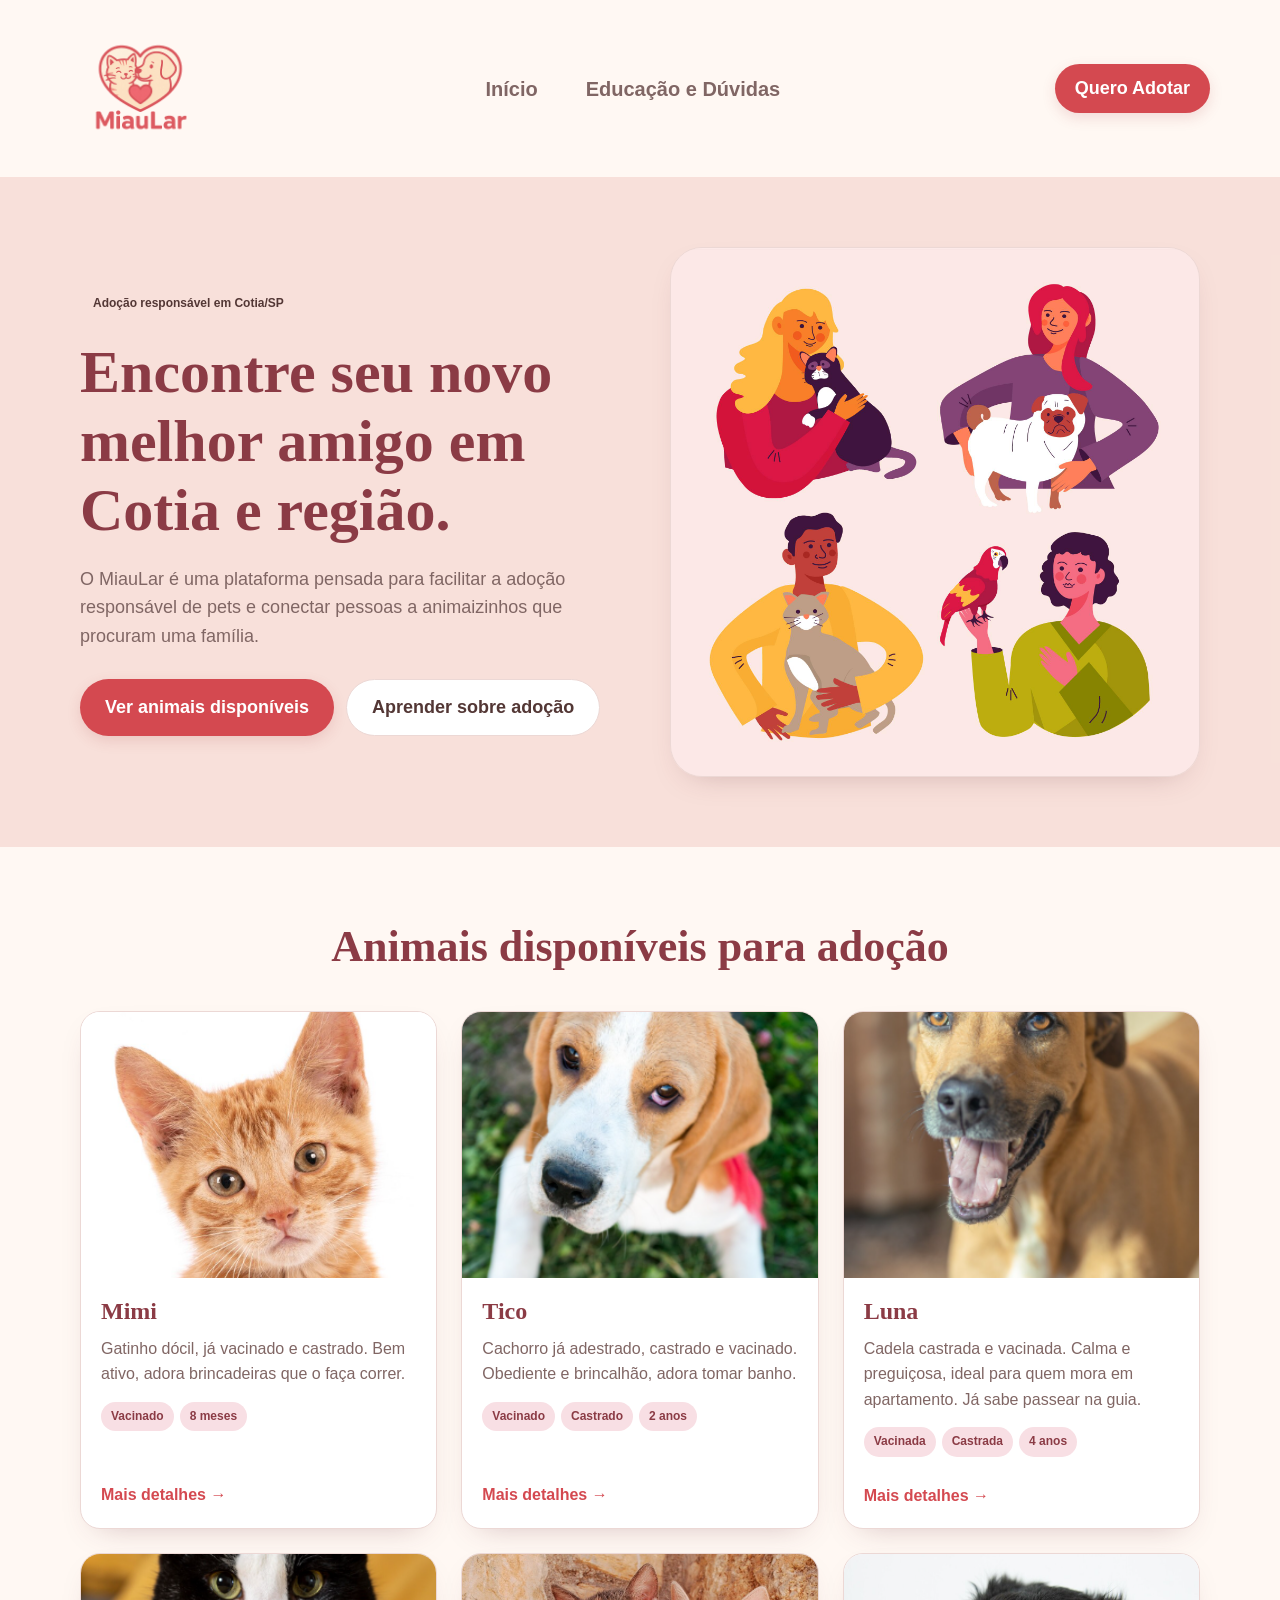
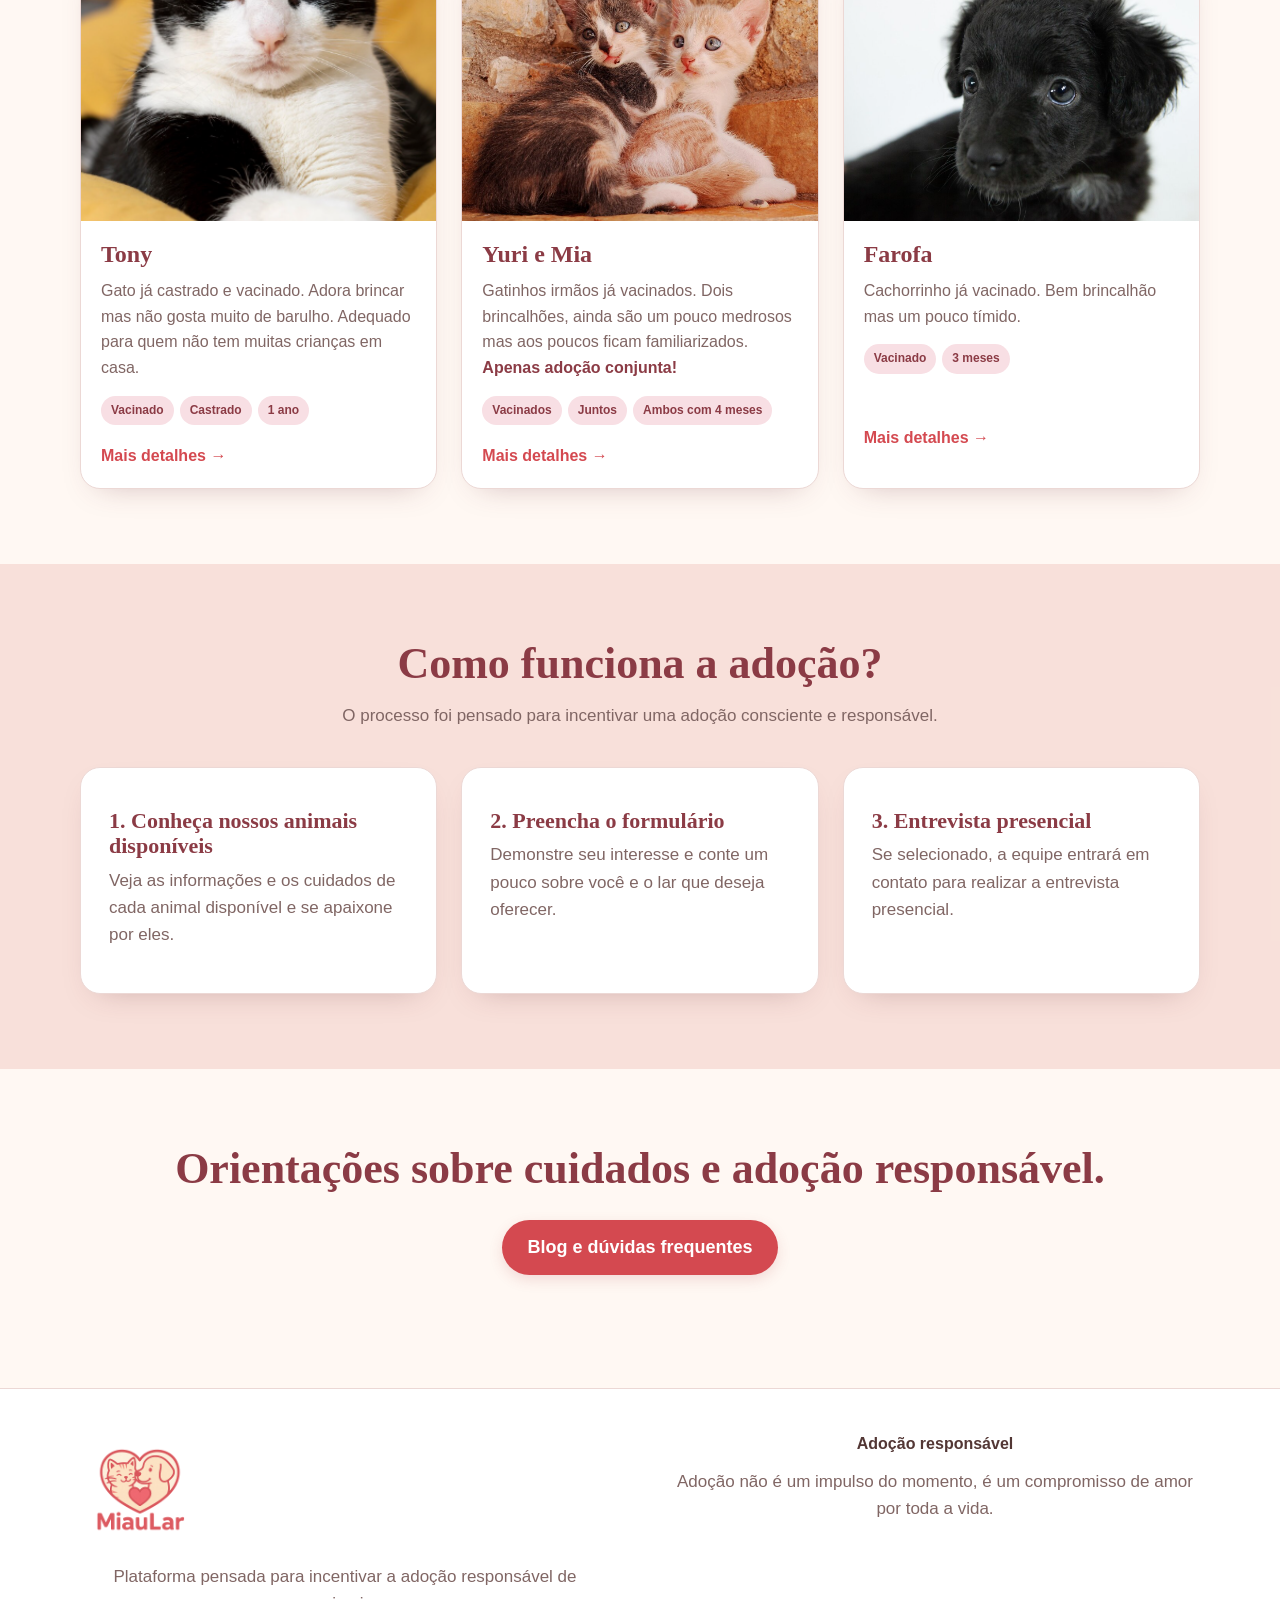
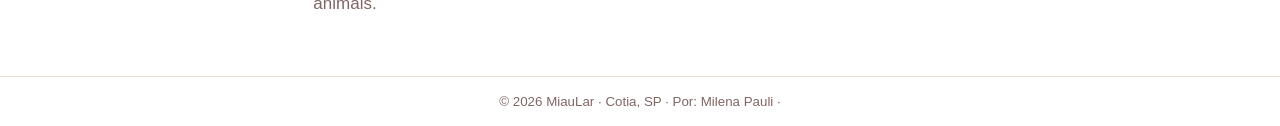
<file: index.html>
<!DOCTYPE html>
<html lang="pt-BR">

<head>
  <meta charset="UTF-8">
  <meta name="viewport" content="width=device-width, initial-scale=1.0">

  <title>MiauLar - Adoção de Animais</title>

  <style>
    @import url('https://fonts.googleapis.com/css2?family=Viaoda+Libre&display=swap');
  </style>

  <link rel="stylesheet" href="style.css">
  <link rel="shortcut icon" href="img/favicon.ico" type="image/x-icon">
</head>

<body>

  <header class="header">

    <div class="header-conteudo">
      <a href="index.html" class="marca">
        <img src="img/logo.png" alt="Logo MiauLar" class="header_logo">
      </a>

      <nav class="header_nav">
        <ul>
          <li><a href="index.html">Início</a></li>
          <li><a href="paginas/blog.html">Educação e Dúvidas</a></li>
        </ul>
      </nav>

      <a href="paginas/formulario.html" class="btn btn-header">
        Quero Adotar
      </a>
    </div>
  </header>


  <main>

    <section class="destaque">
      <div class="destaque-conteudo">

        <div class="destaque-texto">

          <span class="selo">
            Adoção responsável em Cotia/SP
          </span>

          <h1>
            Encontre seu novo melhor amigo em Cotia e região.
          </h1>

          <p>
            O MiauLar é uma plataforma pensada para facilitar
            a adoção responsável de pets e conectar pessoas
            a animaizinhos que procuram uma família.
          </p>

          <div class="destaque-acoes">

            <a href="#animais" class="btn">
              Ver animais disponíveis
            </a>

            <a href="paginas/blog.html" class="btn btn-secundario">
              Aprender sobre adoção
            </a>
          </div>
        </div>


        <div class="destaque-imagem">

          <img src="img/img_inicial.jpg" alt="Animal disponível para adoção">

        </div>

      </div>

    </section>


    <!-- ANIMAIS -->
    <section class="animais secao" id="animais">
      <div class="titulo-secao">

        <h2>Animais disponíveis para adoção</h2>

      </div>

      <div class="pets">


        <!-- MIMI -->
        <article class="pet-card">
          <img src="img/pet1.png" alt="Mimi, gato disponível para adoção">

          <div class="pet-card-conteudo">

            <div class="pet-titulo">
              <h3>Mimi</h3>
            </div>

            <p>
              Gatinho dócil, já vacinado e castrado. Bem ativo, adora brincadeiras que o faça correr.
            </p>

            <div class="cuidados">
              <span>Vacinado</span>
              <span>8 meses</span>
            </div>

            <a href="paginas/pet1.html" class="link-card">
              Mais detalhes →
            </a>

          </div>

        </article>


        <!-- TICO -->
        <article class="pet-card">
          <img src="img/pet2.png" alt="Tico, cachorro disponível para adoção">

          <div class="pet-card-conteudo">

            <div class="pet-titulo">
              <h3>Tico</h3>
            </div>

            <p>
              Cachorro já adestrado, castrado e vacinado. Obediente e brincalhão, adora tomar banho.
            </p>

            <div class="cuidados">
              <span>Vacinado</span>
              <span>Castrado</span>
              <span>2 anos</span>
            </div>

            <a href="paginas/pet2.html" class="link-card">
              Mais detalhes →
            </a>

          </div>

        </article>


        <!-- LUNA -->
        <article class="pet-card">

          <img src="img/pet3.png" alt="Luna, cadela disponível para adoção">

          <div class="pet-card-conteudo">

            <div class="pet-titulo">
              <h3>Luna</h3>
            </div>

            <p>
              Cadela castrada e vacinada. Calma e preguiçosa, ideal para quem mora em apartamento. Já sabe passear na guia.
            </p>

            <div class="cuidados">
              <span> Vacinada</span>
              <span> Castrada</span>
              <span> 4 anos</span>
            </div>

            <a href="paginas/pet3.html" class="link-card">
              Mais detalhes →
            </a>
          </div>

        </article>


        <!-- TONY -->
        <article class="pet-card">

          <img src="img/pet4.png" alt="Tony, gato disponível para adoção">

          <div class="pet-card-conteudo">

            <div class="pet-titulo">
              <h3>Tony</h3>
            </div>

            <p>
              Gato já castrado e vacinado. Adora brincar mas não gosta muito de barulho. Adequado para quem não tem muitas crianças em casa.
            </p>

            <div class="cuidados">
              <span>Vacinado</span>
              <span>Castrado</span>
              <span>1 ano</span>
            </div>

            <a href="paginas/pet4.html" class="link-card">
              Mais detalhes →
            </a>
          </div>
        </article>

        <!-- YURI E MIA -->
        <article class="pet-card">

          <img src="img/pet5.png" alt="Yuri e Mia, gatos disponíveis para adoção">

          <div class="pet-card-conteudo">

            <div class="pet-titulo">
              <h3>Yuri e Mia</h3>
              <span class="tipo-animal"></span>
            </div>

            <p>
              Gatinhos irmãos já vacinados. Dois brincalhões, ainda são um pouco medrosos mas aos poucos ficam familiarizados.
              <strong>Apenas adoção conjunta!</strong>
            </p>

            <div class="cuidados">
              <span> Vacinados</span>
              <span> Juntos</span>
              <span> Ambos com 4 meses</span>
            </div>

            <a href="paginas/pet5.html" class="link-card">
              Mais detalhes →
            </a>

          </div>

        </article>

        <!-- FAROFA -->
        <article class="pet-card">
          <img src="img/pet6.png" alt="Farofa, cachorro disponível para adoção">
          <div class="pet-card-conteudo">
            <div class="pet-titulo">
              <h3>Farofa</h3>
            </div>
            <p>
              Cachorrinho já vacinado. Bem brincalhão mas um pouco tímido.
            </p>
            <div class="cuidados">
              <span> Vacinado</span>
              <span> 3 meses</span>
            </div>
            <a href="paginas/pet6.html" class="link-card">
              Mais detalhes →
            </a>
          </div>
        </article>
      </div>

    </section>

    <section class="faixa">
      <div class="secao">
        <div class="titulo-secao">
          <h2>Como funciona a adoção?</h2>
          <p>
            O processo foi pensado para incentivar
            uma adoção consciente e responsável.
          </p>
        </div>

        <div class="passos">
          <article class="passo">
            <h3>1. Conheça nossos animais disponíveis</h3>
            <p>
              Veja as informações e os cuidados
              de cada animal disponível e se apaixone por eles.
            </p>
          </article>


          <article class="passo">
            <h3>2. Preencha o formulário</h3>
            <p>
              Demonstre seu interesse e conte um pouco
              sobre você e o lar que deseja oferecer.
            </p>
          </article>


          <article class="passo">
            <h3>3. Entrevista presencial</h3>
            <p>
              Se selecionado, a equipe entrará em contato
              para realizar a entrevista presencial.
            </p>

          </article>
        </div>
      </div>
    </section>


    <section class="secao educacao">
      <div class="titulo-secao">
        <h2>Orientações sobre cuidados e adoção responsável.</h2>
    
        <a href="paginas/blog.html" class="btn">
          Blog e dúvidas frequentes
        </a>
      </div>
    </section>

  </main>

  <footer>
    <div class="footer-conteudo">
      <div>
        <img src="img/logo.png" alt="Logo MiauLar" class="footer-logo">
        <p>
          Plataforma pensada para incentivar
          a adoção responsável de animais.
        </p>
      </div>

      <div>
        <strong>Adoção responsável</strong>
        <p>
          Adoção não é um impulso do momento, é um compromisso de amor por toda a vida.</br>
        </p>
      </div>

    </div>

    <small>
      © 2026 MiauLar · Cotia, SP · Por: Milena Pauli ·
    </small>

  </footer>

  <script src="script.js"></script>

</body>
</html>
</file>
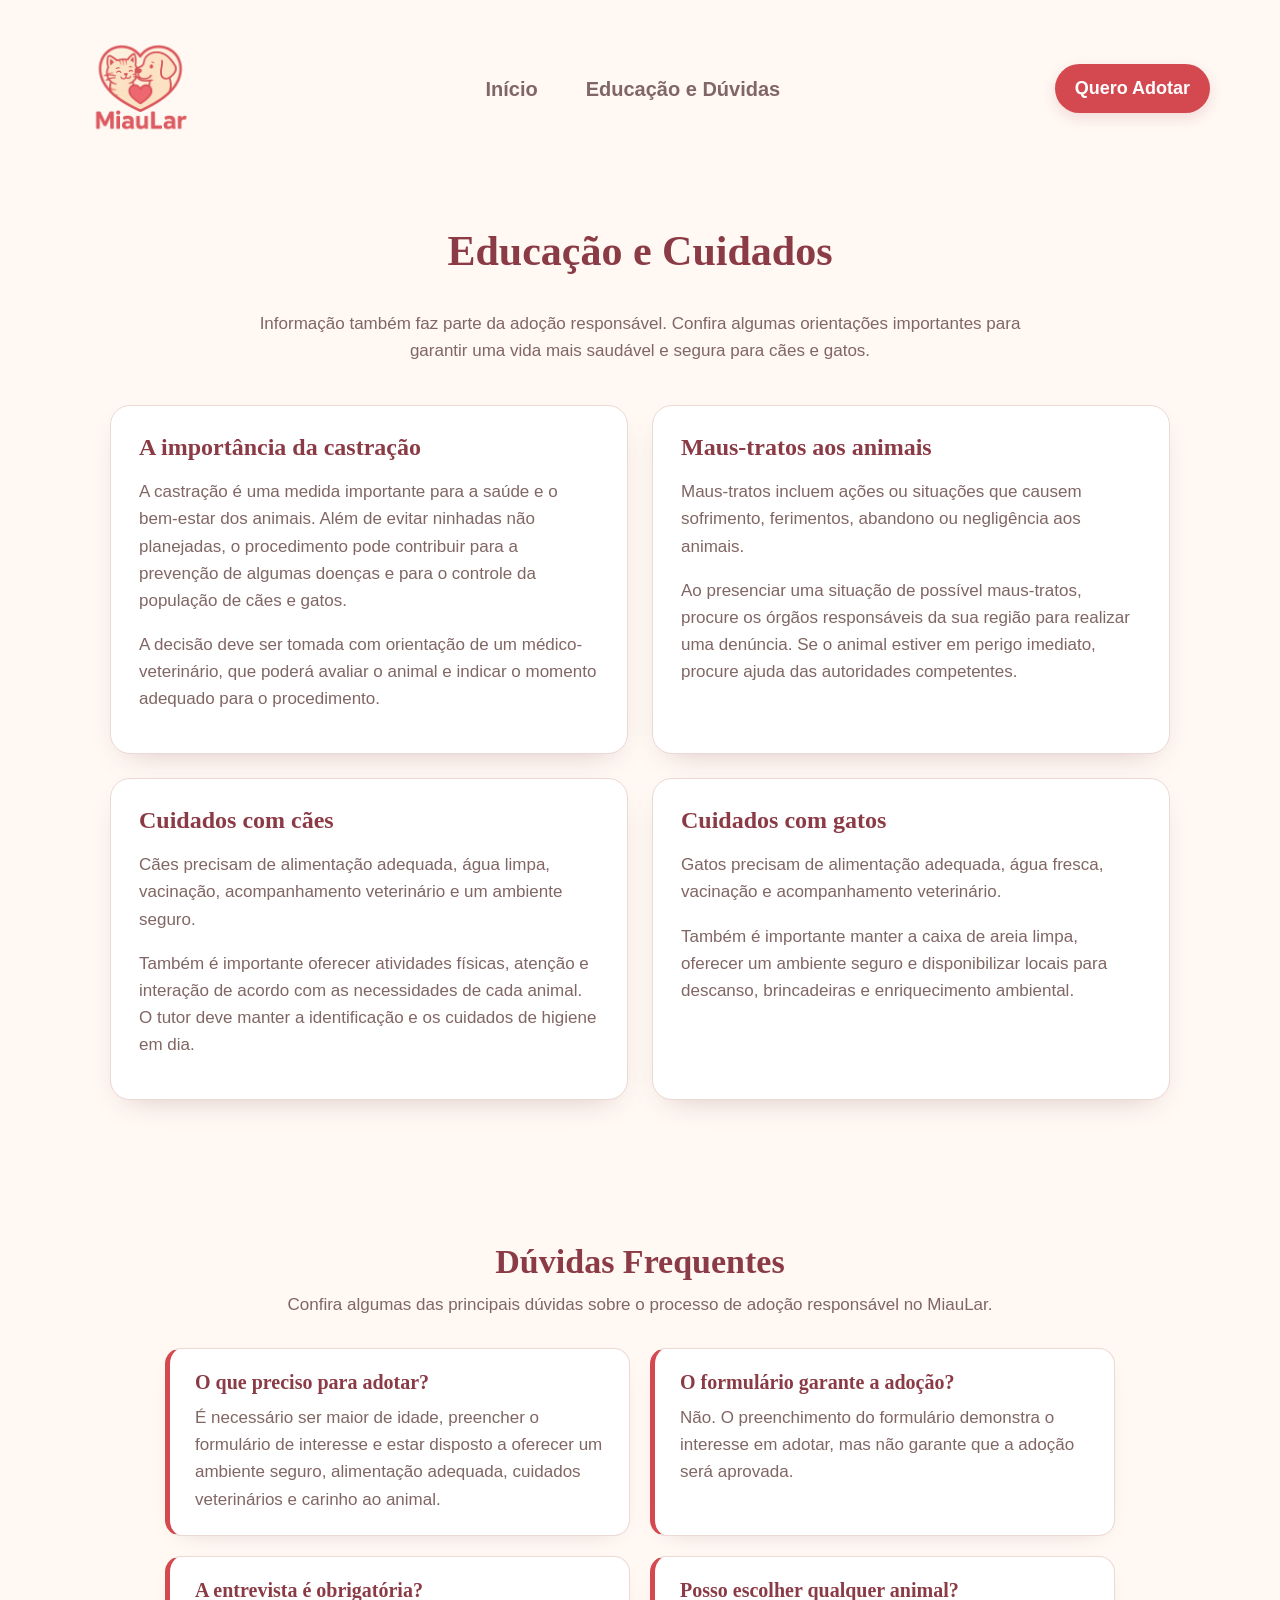
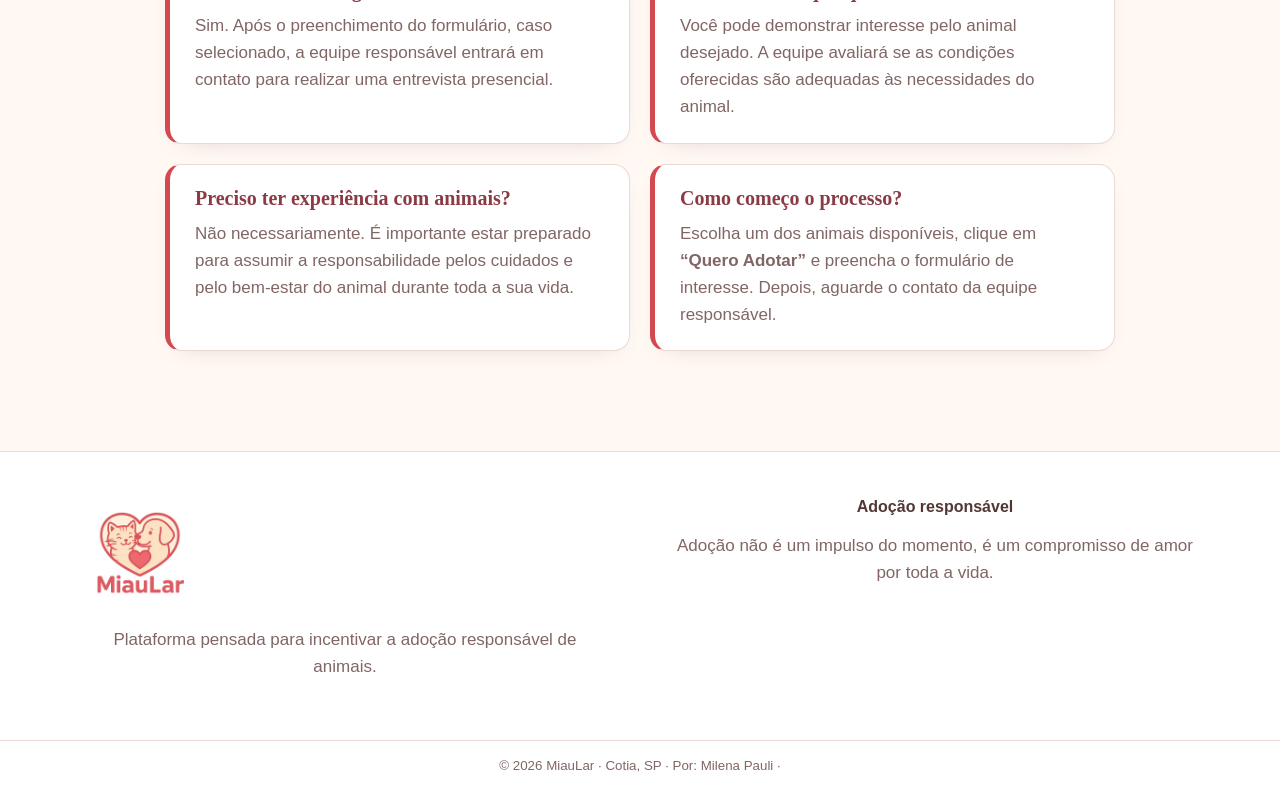
<file: paginas/blog.html>
<!DOCTYPE html>
<html lang="pt-BR">

<head>
    <meta charset="UTF-8">
    <meta name="viewport" content="width=device-width, initial-scale=1.0">

    <title>Blog - MiauLar</title>

    <link rel="stylesheet" href="../style.css">
    <link rel="shortcut icon" href="../img/favicon.ico" type="image/x-icon">
</head>

<body>

<header class="header">

  <div class="header-conteudo">

    <a href="../index.html" class="marca">
      <img src="../img/logo.png" alt="Logo MiauLar" class="header_logo">
    </a>

    <nav class="header_nav">
      <ul>
        <li><a href="../index.html">Início</a></li>
        <li><a href="blog.html">Educação e Dúvidas</a></li>
      </ul>
    </nav>

    <a href="formulario.html" class="btn btn-header">
      Quero Adotar
    </a>

  </div>

</header>

    <main class="blog">

        <section class="blog-introducao">

            <h1>Educação e Cuidados</h1>

            <p>
                Informação também faz parte da adoção responsável.
                Confira algumas orientações importantes para garantir
                uma vida mais saudável e segura para cães e gatos.
            </p>

        </section>


        <section class="blog-conteudos">

            <article class="blog-card">

                <h2> A importância da castração</h2>

                <p>
                    A castração é uma medida importante para a saúde e
                    o bem-estar dos animais. Além de evitar ninhadas não
                    planejadas, o procedimento pode contribuir para a
                    prevenção de algumas doenças e para o controle da
                    população de cães e gatos.
                </p>

                <p>
                    A decisão deve ser tomada com orientação de um
                    médico-veterinário, que poderá avaliar o animal e
                    indicar o momento adequado para o procedimento.
                </p>

            </article>


            <article class="blog-card">

                <h2> Maus-tratos aos animais</h2>

                <p>
                    Maus-tratos incluem ações ou situações que causem
                    sofrimento, ferimentos, abandono ou negligência aos
                    animais.
                </p>

                <p>
                    Ao presenciar uma situação de possível maus-tratos,
                    procure os órgãos responsáveis da sua região para
                    realizar uma denúncia. Se o animal estiver em perigo
                    imediato, procure ajuda das autoridades competentes.
                </p>

            </article>


            <article class="blog-card">

                <h2> Cuidados com cães</h2>

                <p>
                    Cães precisam de alimentação adequada, água limpa,
                    vacinação, acompanhamento veterinário e um ambiente
                    seguro.
                </p>

                <p>
                    Também é importante oferecer atividades físicas,
                    atenção e interação de acordo com as necessidades
                    de cada animal. O tutor deve manter a identificação
                    e os cuidados de higiene em dia.
                </p>

            </article>


            <article class="blog-card">

                <h2> Cuidados com gatos</h2>

                <p>
                    Gatos precisam de alimentação adequada, água fresca,
                    vacinação e acompanhamento veterinário.
                </p>

                <p>
                    Também é importante manter a caixa de areia limpa,
                    oferecer um ambiente seguro e disponibilizar locais
                    para descanso, brincadeiras e enriquecimento ambiental.
                </p>

            </article>

            <section class="duvidas">

    <h2> Dúvidas Frequentes</h2>

    <p class="duvidas-introducao">
        Confira algumas das principais dúvidas sobre o processo de adoção
        responsável no MiauLar.
    </p>

    <div class="duvidas-conteudo">

        <div class="duvida">
            <h3> O que preciso para adotar?</h3>
            <p>
                É necessário ser maior de idade, preencher o formulário
                de interesse e estar disposto a oferecer um ambiente seguro,
                alimentação adequada, cuidados veterinários e carinho ao animal.
            </p>
        </div>

        <div class="duvida">
            <h3> O formulário garante a adoção?</h3>
            <p>
                Não. O preenchimento do formulário demonstra o interesse
                em adotar, mas não garante que a adoção será aprovada.
            </p>
        </div>

        <div class="duvida">
            <h3> A entrevista é obrigatória?</h3>
            <p>
                Sim. Após o preenchimento do formulário, caso selecionado, a equipe responsável entrará em contato para 
                realizar uma entrevista presencial.
            </p>
        </div>

        <div class="duvida">
            <h3> Posso escolher qualquer animal?</h3>
            <p>
                Você pode demonstrar interesse pelo animal desejado.
                A equipe avaliará se as condições oferecidas são adequadas
                às necessidades do animal.
            </p>
        </div>

        <div class="duvida">
            <h3> Preciso ter experiência com animais?</h3>
            <p>
                Não necessariamente. É importante estar preparado para assumir
                a responsabilidade pelos cuidados e pelo bem-estar do animal
                durante toda a sua vida.
            </p>
        </div>

        <div class="duvida">
            <h3> Como começo o processo?</h3>
            <p>
                Escolha um dos animais disponíveis, clique em
                <strong>“Quero Adotar”</strong> e preencha o formulário
                de interesse. Depois, aguarde o contato da equipe responsável.
            </p>
        </div>

    </div>

    </section>


    </main>

  <footer>
    <div class="footer-conteudo">
      <div>
        <img src="../img/logo.png" alt="Logo MiauLar" class="footer-logo">
        <p>
          Plataforma pensada para incentivar
          a adoção responsável de animais.
        </p>
      </div>

      <div>
        <strong>Adoção responsável</strong>
        <p>
          Adoção não é um impulso do momento, é um compromisso de amor por toda a vida.</br>
        </p>
      </div>

    </div>

    <small>
      © 2026 MiauLar · Cotia, SP · Por: Milena Pauli ·
    </small>

  </footer>


</body>
</html>
</file>
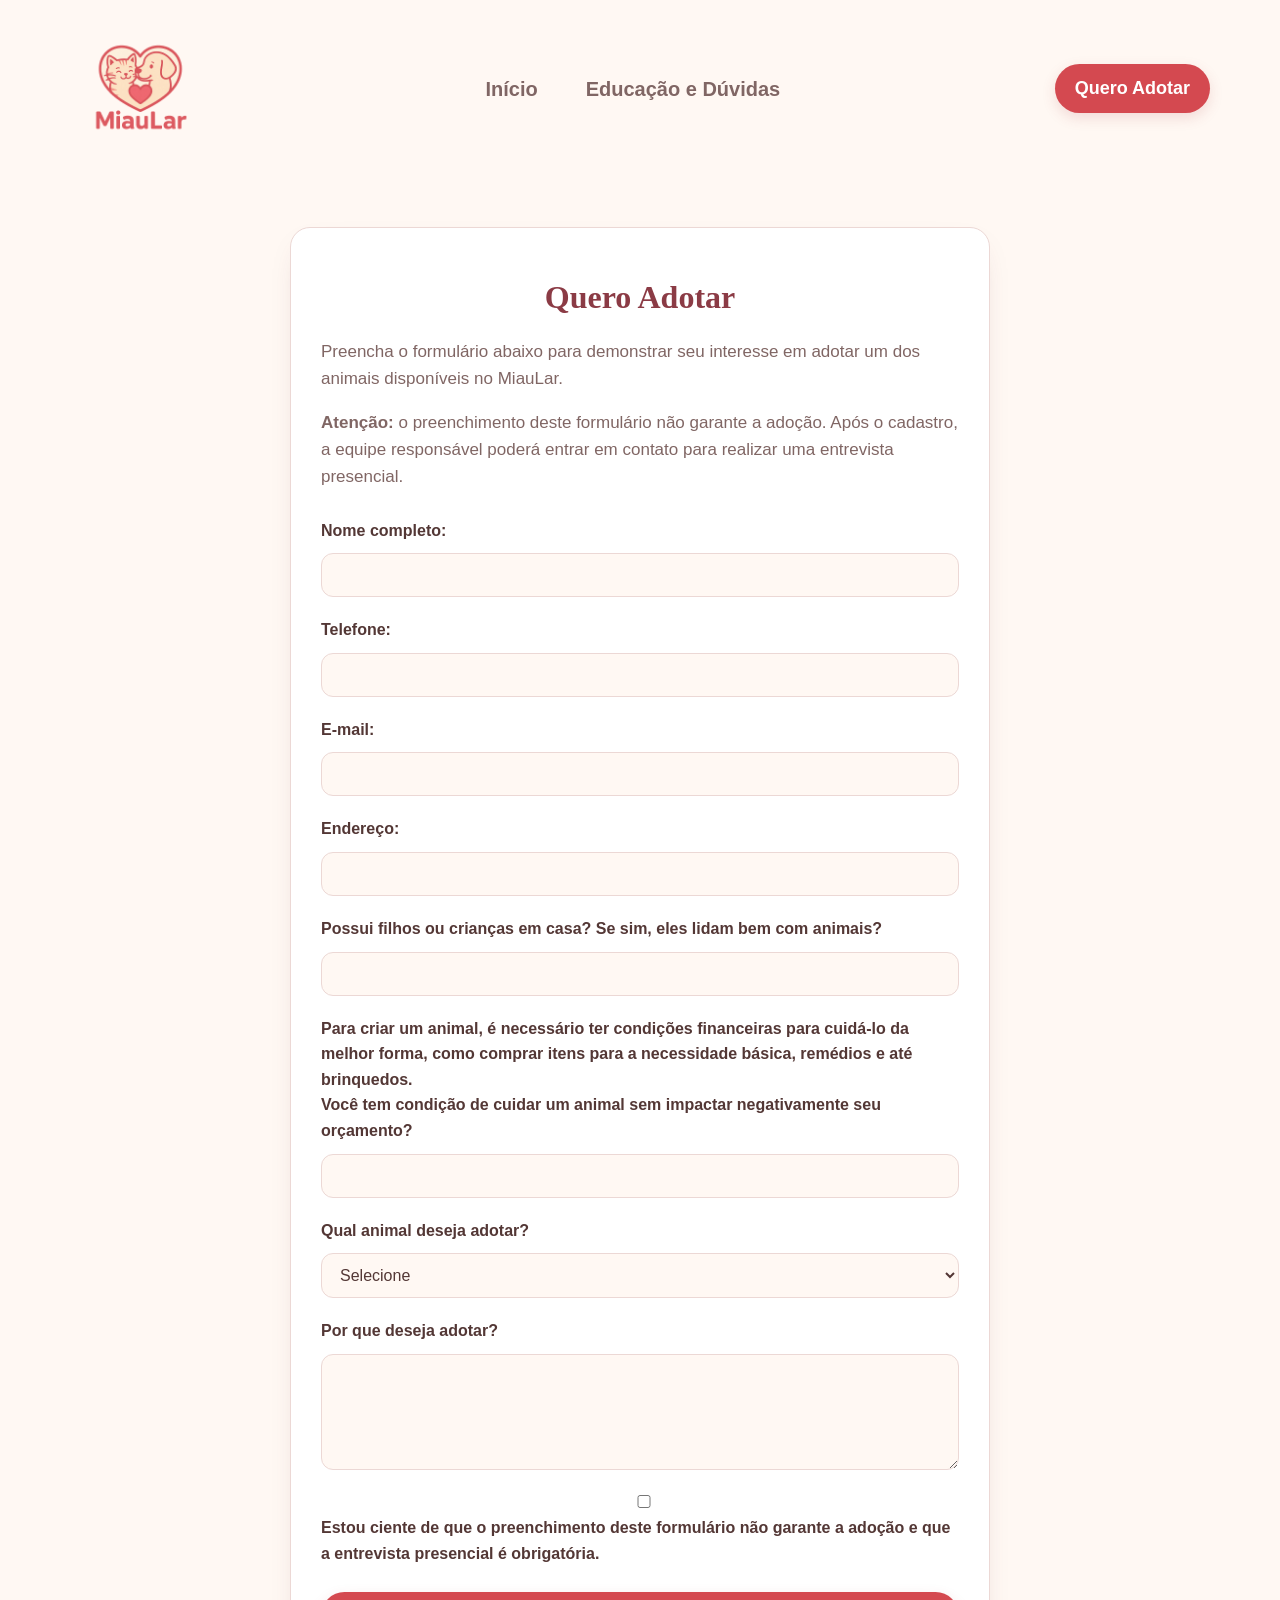
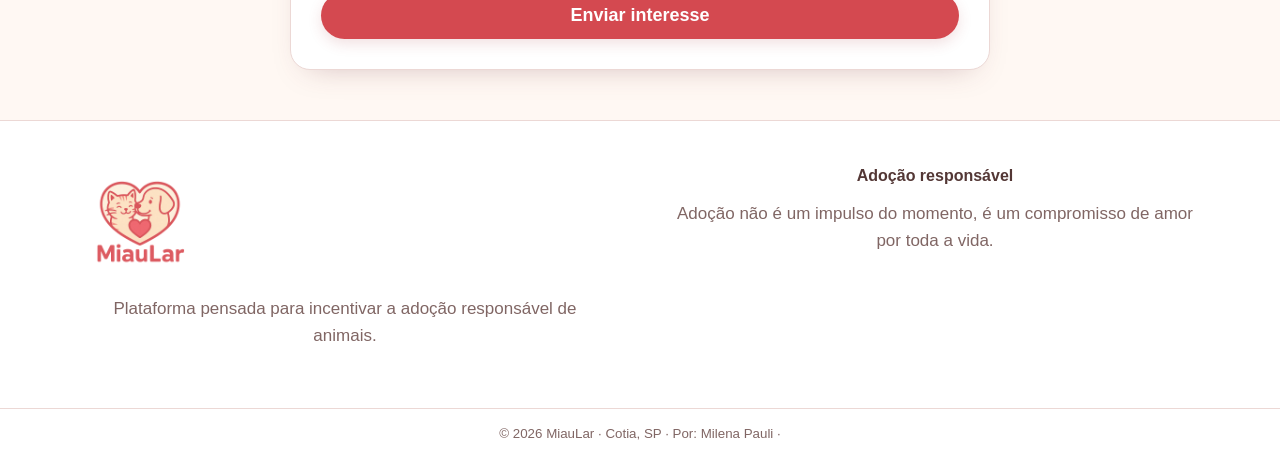
<file: paginas/formulario.html>
<!DOCTYPE html>
<html lang="pt-BR">

<head>
  <meta charset="UTF-8">
  <meta name="viewport" content="width=device-width, initial-scale=1.0">

  <title>Quero Adotar - MiauLar</title>

  <link rel="stylesheet" href="../style.css">
  <link rel="shortcut icon" href="../img/favicon.ico" type="image/x-icon">
</head>

<body>

<header class="header">

  <div class="header-conteudo">

    <a href="../index.html" class="marca">
      <img src="../img/logo.png" alt="Logo MiauLar" class="header_logo">
    </a>

    <nav class="header_nav">
      <ul>
        <li><a href="../index.html">Início</a></li>
        <li><a href="blog.html">Educação e Dúvidas</a></li>
      </ul>
    </nav>

    <a href="formulario.html" class="btn btn-header">
      Quero Adotar
    </a>

  </div>

</header>

<main class="formulario">

  <div id="conteudoFormulario">

    <h1>Quero Adotar</h1>

    <p>
      Preencha o formulário abaixo para demonstrar seu interesse
      em adotar um dos animais disponíveis no MiauLar.
    </p>

    <p>
      <strong>Atenção:</strong> o preenchimento deste formulário
      não garante a adoção. Após o cadastro, a equipe responsável
      poderá entrar em contato para realizar uma entrevista
      presencial.
    </p>

    <form id="formAdocao">

      <label for="nome">Nome completo:</label>
      <input type="text" id="nome" name="nome" required>

      <label for="telefone">Telefone:</label>
      <input type="tel" id="telefone" name="telefone" required>

      <label for="email">E-mail:</label>
      <input type="email" id="email" name="email" required>

      <label for="endereco">Endereço:</label>
      <input type="text" id="endereco" name="endereco" required>

      <label for="endereco">Possui filhos ou crianças em casa? Se sim, eles lidam bem com animais?</label>
      <input type="text" id="filhos" name="filhos" required>

      <label for="endereco">Para criar um animal, é necessário ter condições financeiras para cuidá-lo da melhor forma, 
        como comprar itens para a necessidade básica, remédios e até brinquedos. </br>
        Você tem condição de cuidar um animal sem impactar negativamente seu orçamento?
      </label>
      <input type="text" id="financeiro" name="financeiro" required>

      <label for="pet">Qual animal deseja adotar?</label>
      <select id="pet" name="pet" required>
        <option value="">Selecione</option>
        <option value="Mimi">Mimi</option>
        <option value="Tico">Tico</option>
        <option value="Luna">Luna</option>
        <option value="Tony">Tony</option>
        <option value="Yuri e Mia">Yuri e Mia</option>
        <option value="Farofa">Farofa</option>
      </select>

      <label for="motivo">Por que deseja adotar?</label>
      <textarea id="motivo" name="motivo" rows="5" required></textarea>

      <label>
        <input type="checkbox" required>
        Estou ciente de que o preenchimento deste formulário
        não garante a adoção e que a entrevista presencial
        é obrigatória.
      </label>

      <button type="submit" class="btn">Enviar interesse</button>

    </form>

  </div>

  <div id="mensagemSucesso" class="mensagem-sucesso">

    <p>
      Formulário enviado com sucesso! <br>
    </p>

    <p>
      <strong>Atenção:</strong> o preenchimento deste formulário
      não garante a adoção. </br> 
    </p>
    <p>
      Após o cadastro, se selecionado, a equipe responsável
      entrará em contato para realizar a entrevista presencial.
    </p>

  </div>

</main>

  <footer>
    <div class="footer-conteudo">
      <div>
        <img src="../img/logo.png" alt="Logo MiauLar" class="footer-logo">
        <p>
          Plataforma pensada para incentivar
          a adoção responsável de animais.
        </p>
      </div>

      <div>
        <strong>Adoção responsável</strong>
        <p>
          Adoção não é um impulso do momento, é um compromisso de amor por toda a vida.</br>
        </p>
      </div>

    </div>

    <small>
      © 2026 MiauLar · Cotia, SP · Por: Milena Pauli ·
    </small>

  </footer>

<script src="../script.js"></script>
</body>
</html>
</file>
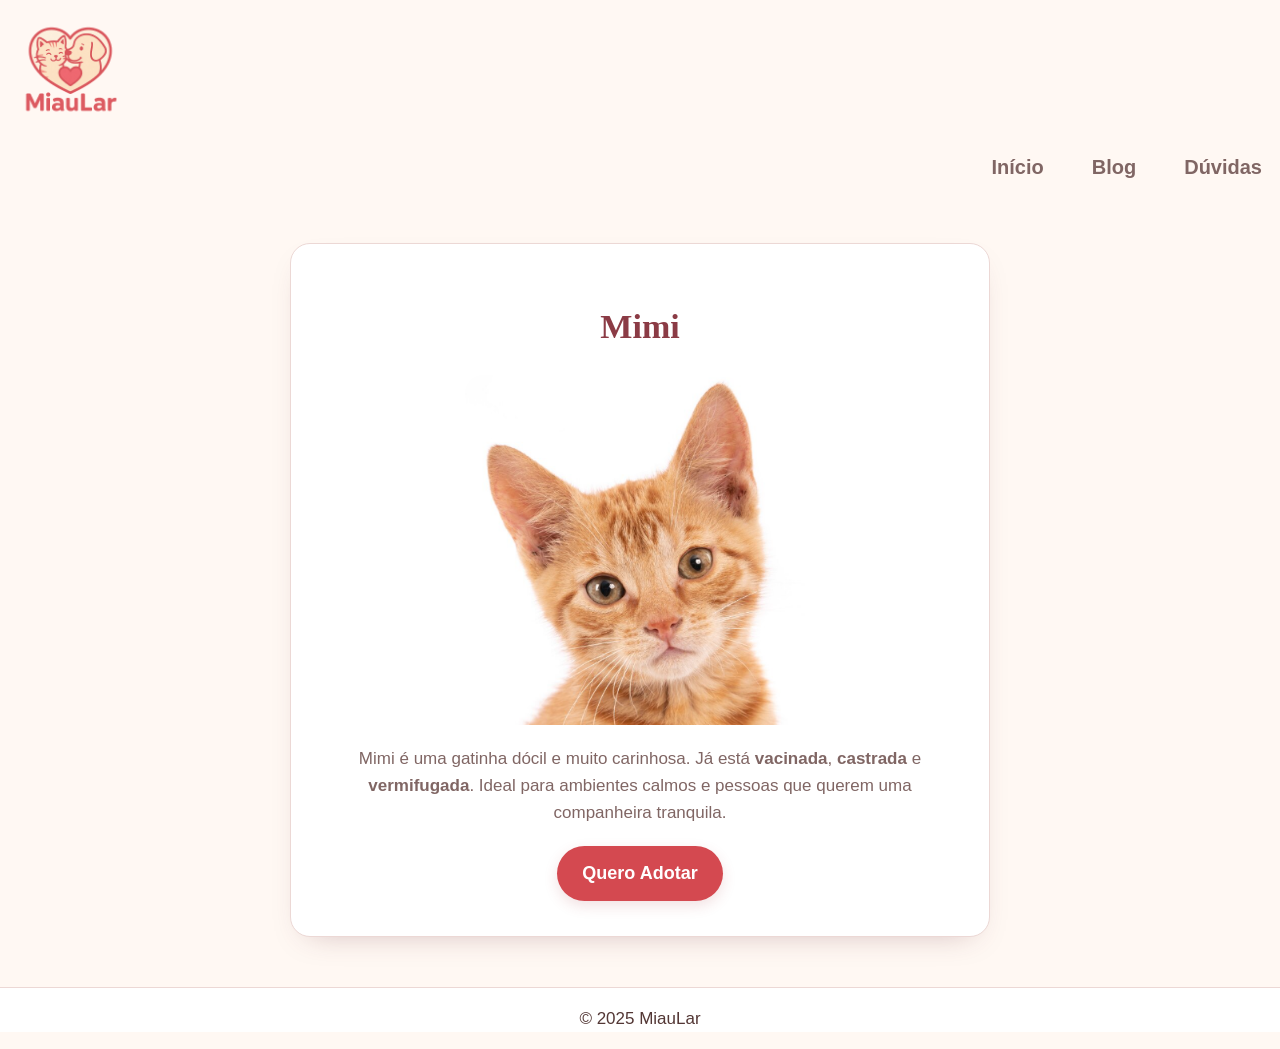
<file: paginas/pet1.html>
<!DOCTYPE html>
<html lang="pt-BR">
<head>
  <meta charset="UTF-8">
  <meta name="viewport" content="width=device-width, initial-scale=1.0">

  <title>Mimi para Adoção</title>

  <link rel="stylesheet" href="../style.css">
  <link rel="shortcut icon" href="../img/favicon.ico" type="image/x-icon">
</head>

<body>

  <header class="header maxWidth">

    <img src="../img/logo.png" alt="Logo MiauLar" class="header_logo">

    <nav id="itens_menu" class="header_nav">
      <ul>
        <li><a href="../index.html">Início</a></li>
        <li><a href="#">Blog</a></li>
        <li><a href="#">Dúvidas</a></li>
      </ul>
    </nav>

  </header>

  <main class="pet-detalhes">

    <h2>Mimi</h2>

    <img src="../img/pet1.png" alt="Mimi, gata disponível para adoção">

    <p>
      Mimi é uma gatinha dócil e muito carinhosa. Já está
      <strong>vacinada</strong>,
      <strong>castrada</strong> e
      <strong>vermifugada</strong>.
      Ideal para ambientes calmos e pessoas que querem uma companheira tranquila.
    </p>

    <a href="formulario.html" class="btn">Quero Adotar</a>

  </main>

  <footer>
    <p>© 2025 MiauLar</p>
  </footer>

</body>
</html>
</file>
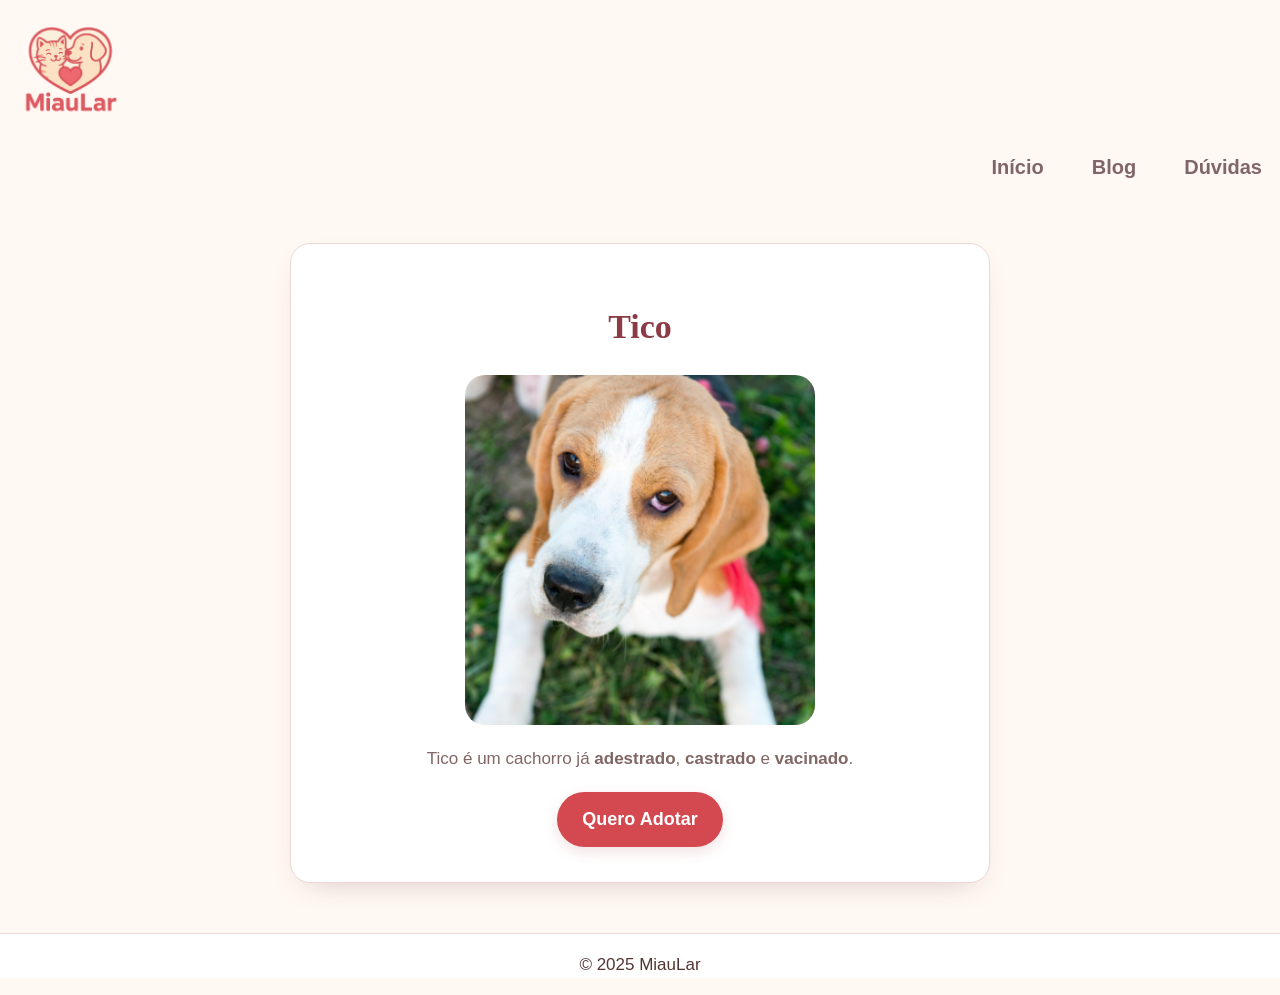
<file: paginas/pet2.html>
<!DOCTYPE html>
<html lang="pt-BR">
<head>
  <meta charset="UTF-8">
  <meta name="viewport" content="width=device-width, initial-scale=1.0">

  <title>Tico para Adoção</title>

  <link rel="stylesheet" href="../style.css">
  <link rel="shortcut icon" href="../img/favicon.ico" type="image/x-icon">
</head>

<body>

  <header class="header maxWidth">

    <img src="../img/logo.png" alt="Logo MiauLar" class="header_logo">

    <nav id="itens_menu" class="header_nav">
      <ul>
        <li><a href="../index.html">Início</a></li>
        <li><a href="#">Blog</a></li>
        <li><a href="#">Dúvidas</a></li>
      </ul>
    </nav>

  </header>

  <main class="pet-detalhes">

    <h2>Tico</h2>

    <img src="../img/pet2.png" alt="Tico, cachorro disponível para adoção">

    <p>
      Tico é um cachorro já
      <strong>adestrado</strong>,
      <strong>castrado</strong> e
      <strong>vacinado</strong>.
    </p>

    <a href="formulario.html" class="btn">Quero Adotar</a>

  </main>

  <footer>
    <p>© 2025 MiauLar</p>
  </footer>

</body>
</html>
</file>
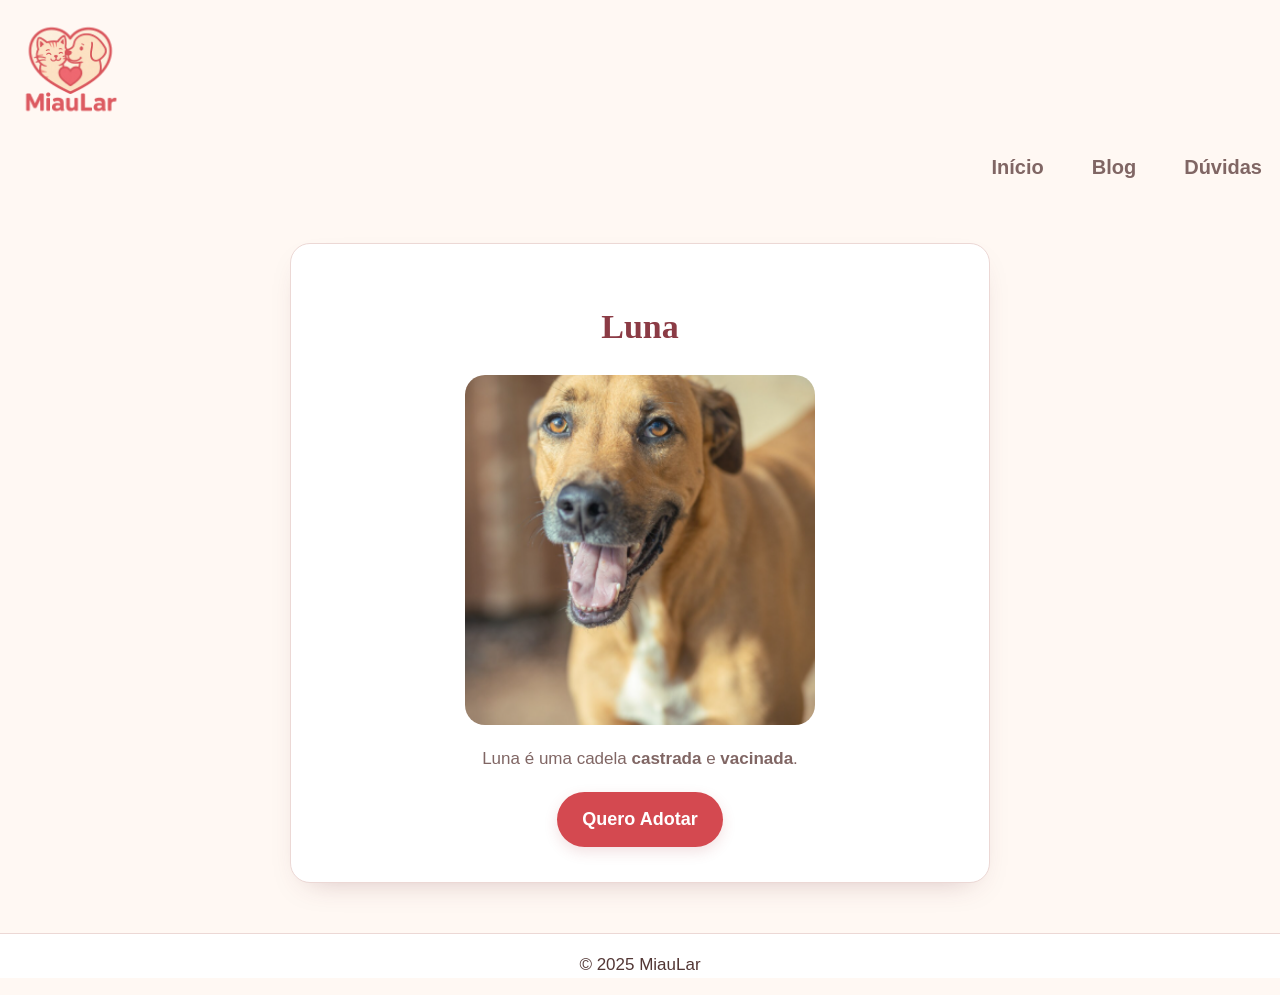
<file: paginas/pet3.html>
<!DOCTYPE html>
<html lang="pt-BR">
<head>
  <meta charset="UTF-8">
  <meta name="viewport" content="width=device-width, initial-scale=1.0">

  <title>Luna para Adoção</title>

  <link rel="stylesheet" href="../style.css">
  <link rel="shortcut icon" href="../img/favicon.ico" type="image/x-icon">
</head>

<body>

  <header class="header maxWidth">

    <img src="../img/logo.png" alt="Logo MiauLar" class="header_logo">

    <nav id="itens_menu" class="header_nav">
      <ul>
        <li><a href="../index.html">Início</a></li>
        <li><a href="#">Blog</a></li>
        <li><a href="#">Dúvidas</a></li>
      </ul>
    </nav>

  </header>

  <main class="pet-detalhes">

    <h2>Luna</h2>

    <img src="../img/pet3.png" alt="Luna, cadela disponível para adoção">

    <p>
      Luna é uma cadela
      <strong>castrada</strong> e
      <strong>vacinada</strong>.
    </p>

    <a href="formulario.html" class="btn">Quero Adotar</a>

  </main>

  <footer>
    <p>© 2025 MiauLar</p>
  </footer>

</body>
</html>
</file>
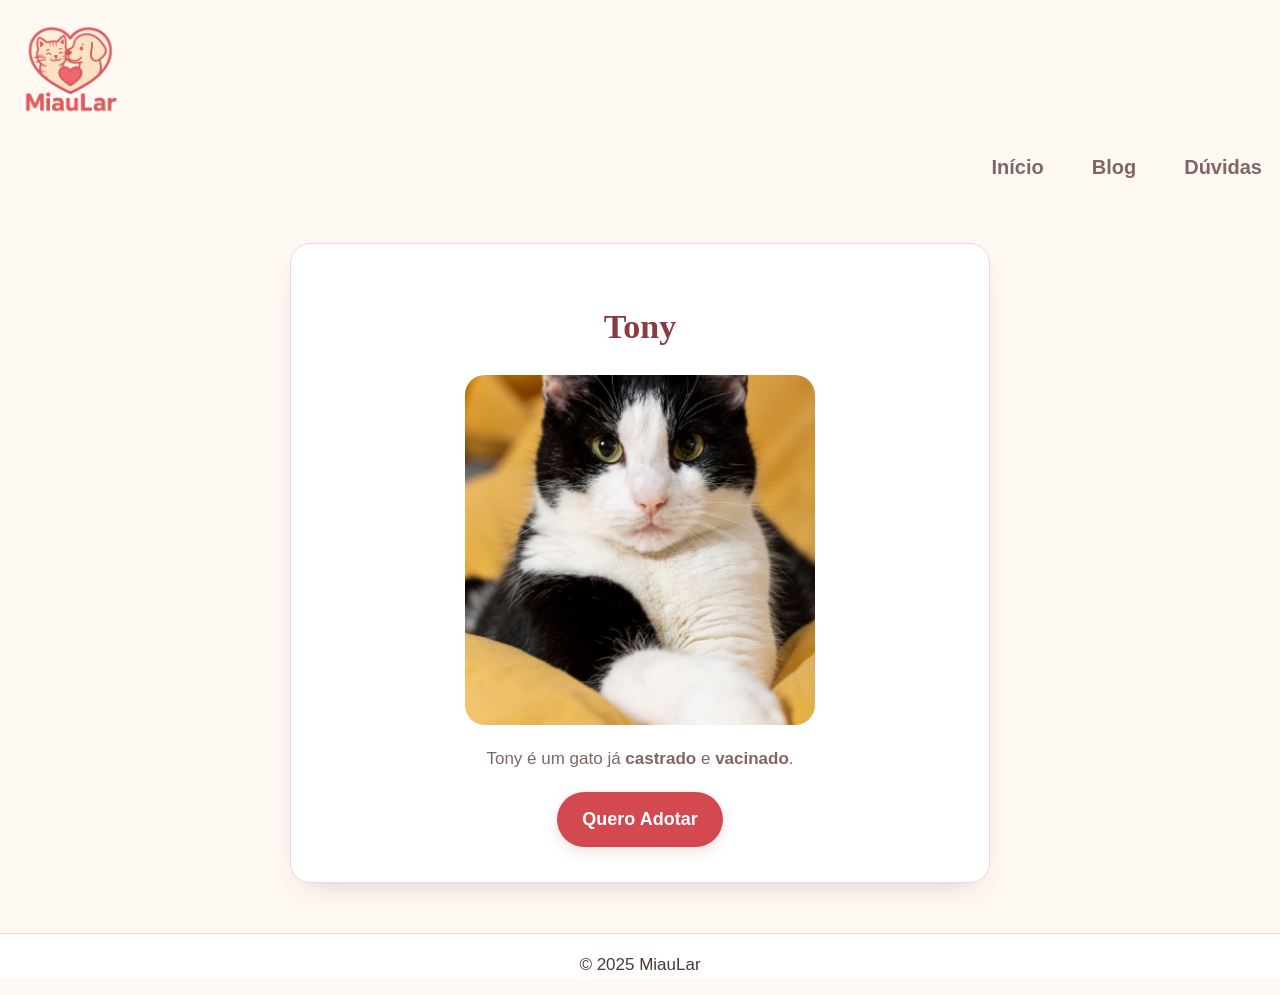
<file: paginas/pet4.html>
<!DOCTYPE html>
<html lang="pt-BR">
<head>
  <meta charset="UTF-8">
  <meta name="viewport" content="width=device-width, initial-scale=1.0">

  <title>Tony para Adoção</title>

  <link rel="stylesheet" href="../style.css">
  <link rel="shortcut icon" href="../img/favicon.ico" type="image/x-icon">
</head>

<body>

  <header class="header maxWidth">

    <img src="../img/logo.png" alt="Logo MiauLar" class="header_logo">

    <nav id="itens_menu" class="header_nav">
      <ul>
        <li><a href="../index.html">Início</a></li>
        <li><a href="#">Blog</a></li>
        <li><a href="#">Dúvidas</a></li>
      </ul>
    </nav>

  </header>

  <main class="pet-detalhes">

    <h2>Tony</h2>

    <img src="../img/pet4.png" alt="Tony, gato disponível para adoção">

    <p>
      Tony é um gato já
      <strong>castrado</strong> e
      <strong>vacinado</strong>.
    </p>

    <a href="formulario.html" class="btn">Quero Adotar</a>

  </main>

  <footer>
    <p>© 2025 MiauLar</p>
  </footer>

</body>
</html>
</file>
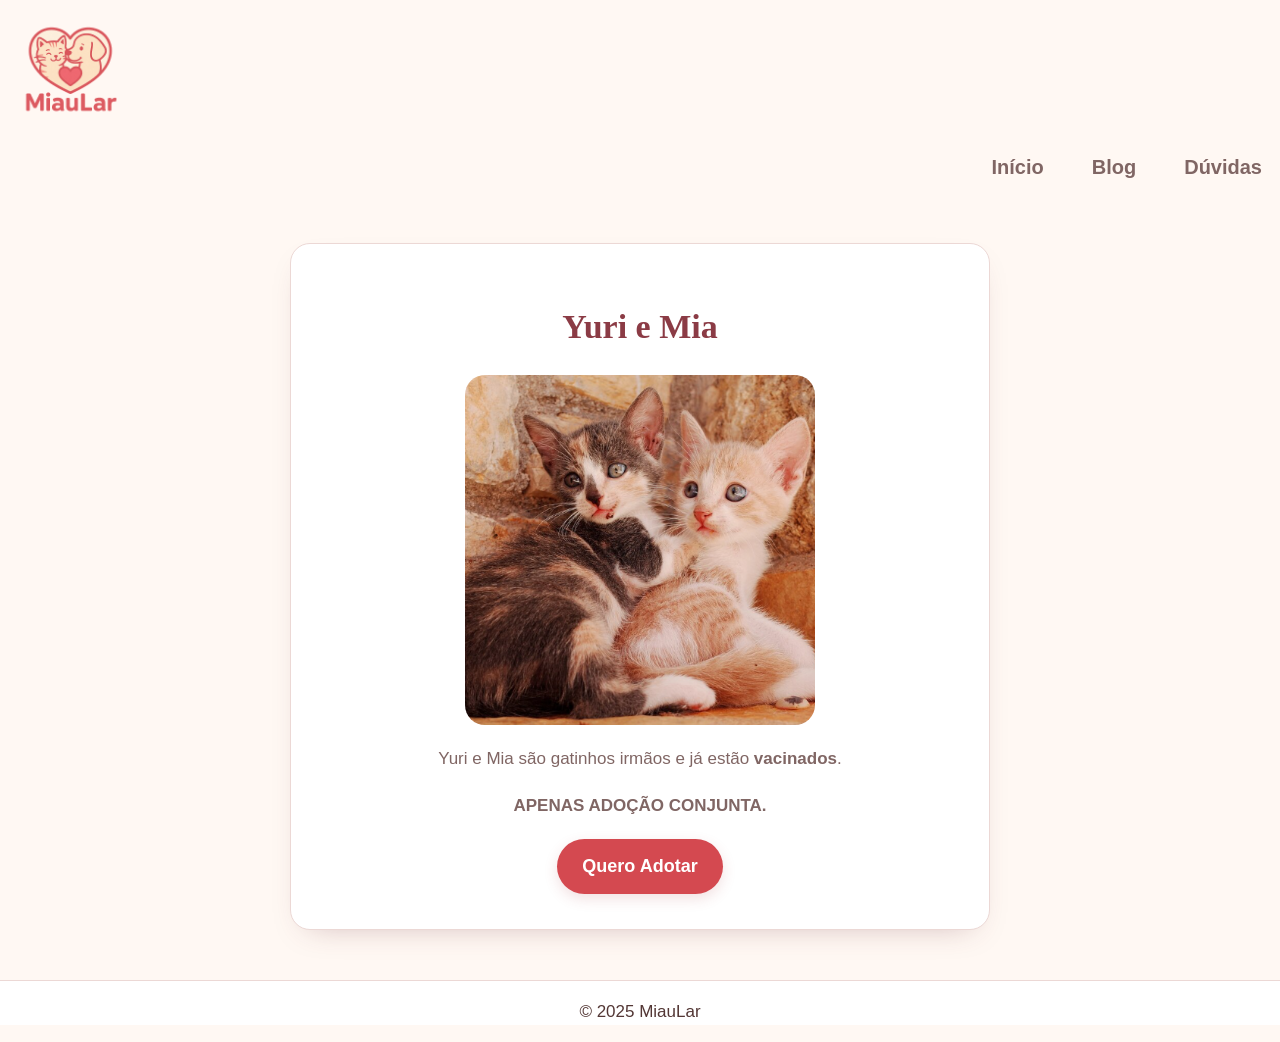
<file: paginas/pet5.html>
<!DOCTYPE html>
<html lang="pt-BR">
<head>
  <meta charset="UTF-8">
  <meta name="viewport" content="width=device-width, initial-scale=1.0">

  <title>Yuri e Mia para Adoção</title>

  <link rel="stylesheet" href="../style.css">
  <link rel="shortcut icon" href="../img/favicon.ico" type="image/x-icon">
</head>

<body>

  <header class="header maxWidth">

    <img src="../img/logo.png" alt="Logo MiauLar" class="header_logo">

    <nav id="itens_menu" class="header_nav">
      <ul>
        <li><a href="../index.html">Início</a></li>
        <li><a href="#">Blog</a></li>
        <li><a href="#">Dúvidas</a></li>
      </ul>
    </nav>

  </header>

  <main class="pet-detalhes">

    <h2>Yuri e Mia</h2>

    <img src="../img/pet5.png" alt="Yuri e Mia, gatinhos disponíveis para adoção">

    <p>
      Yuri e Mia são gatinhos irmãos e já estão
      <strong>vacinados</strong>.
    </p>

    <p>
      <strong>APENAS ADOÇÃO CONJUNTA.</strong>
    </p>

    <a href="formulario.html" class="btn">Quero Adotar</a>

  </main>

  <footer>
    <p>© 2025 MiauLar</p>
  </footer>

</body>
</html>
</file>
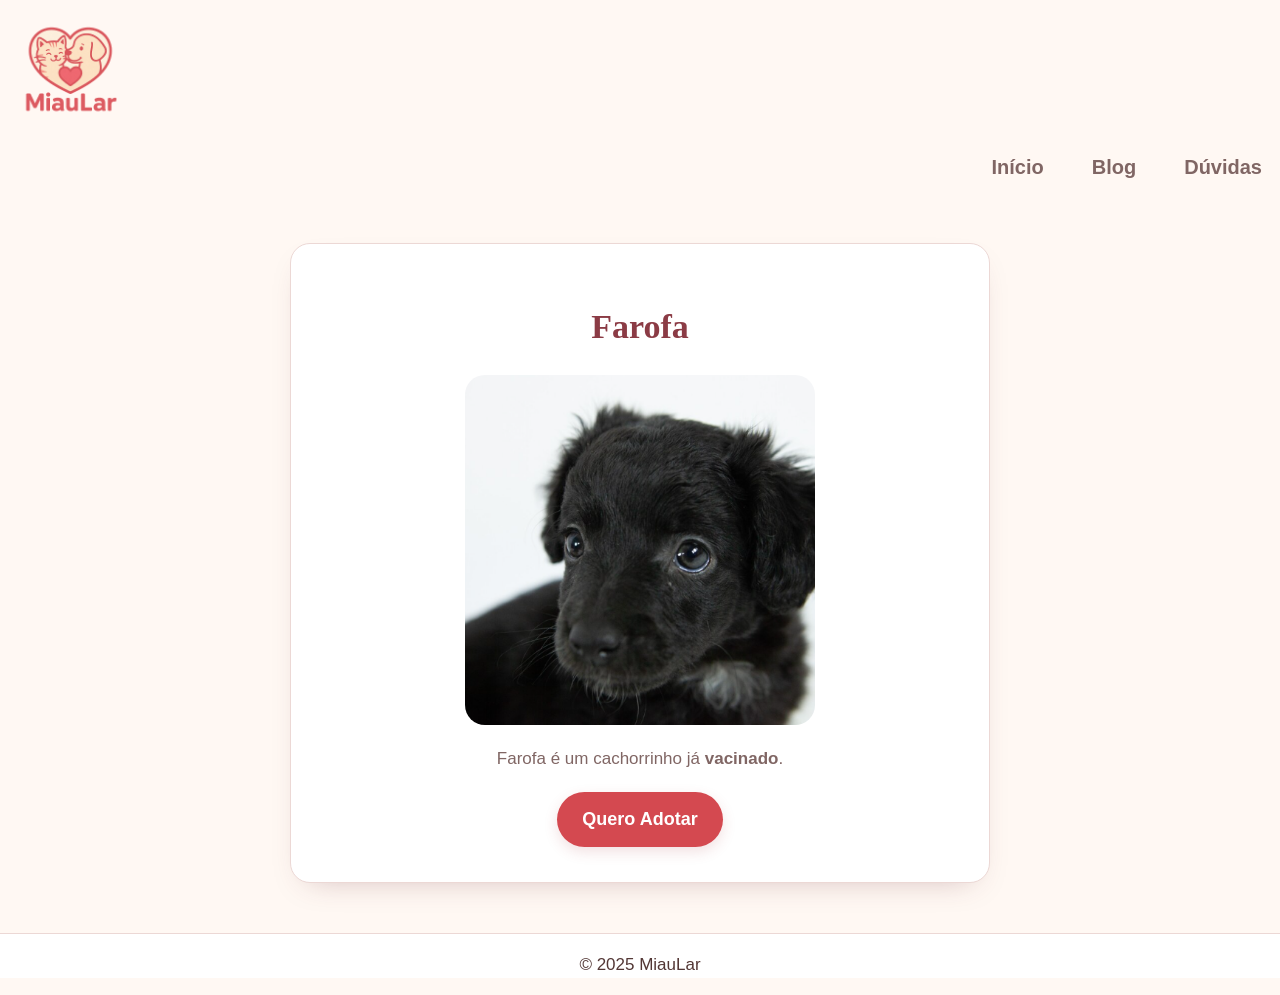
<file: paginas/pet6.html>
<!DOCTYPE html>
<html lang="pt-BR">
<head>
  <meta charset="UTF-8">
  <meta name="viewport" content="width=device-width, initial-scale=1.0">

  <title>Farofa para Adoção</title>

  <link rel="stylesheet" href="../style.css">
  <link rel="shortcut icon" href="../img/favicon.ico" type="image/x-icon">
</head>

<body>

  <header class="header maxWidth">

    <img src="../img/logo.png" alt="Logo MiauLar" class="header_logo">

    <nav id="itens_menu" class="header_nav">
      <ul>
        <li><a href="../index.html">Início</a></li>
        <li><a href="#">Blog</a></li>
        <li><a href="#">Dúvidas</a></li>
      </ul>
    </nav>

  </header>

  <main class="pet-detalhes">

    <h2>Farofa</h2>

    <img src="../img/pet6.png" alt="Farofa, cachorro disponível para adoção">

    <p>
      Farofa é um cachorrinho já
      <strong>vacinado</strong>.
    </p>

    <a href="formulario.html" class="btn">Quero Adotar</a>

  </main>

  <footer>
    <p>© 2025 MiauLar</p>
  </footer>

</body>
</html>
</file>
<file: style.css>
.viaoda-libre-regular {
  font-family: "Viaoda Libre", serif;
  font-weight: 400;
  font-style: normal;
}

* {
    box-sizing: border-box;
}

html {
    scroll-behavior: smooth;
    background-color: #fff8f3;
}

body {
    margin: 0;
    background-color: #fff8f3;
    color: #533735;
    font-family: "Nunito", sans-serif;
    line-height: 1.6;
}

img {
    max-width: 100%;
    display: block;
}

a {
    color: inherit;
    text-decoration: none;
}

h1,h2,h3 {
    font-family: "Fraunces", serif;
    color: #8b3b45;
    line-height: 1.15;
}

p {
    font-size: 17px;
}


header {
    width: 100%;
    background-color: #fff8f3;
    box-sizing: border-box;
}

.header-conteudo {
    max-width: 1200px;
    margin: 0 auto;
    padding: 18px 30px;
    display: flex;
    align-items: center;
    justify-content: space-between;
    box-sizing: border-box;
}

.marca {
    display: flex;
    align-items: center;
}

.header_logo {
    width: 125px;
    height: auto;
    margin: 8px;
}

.header-logo {
    width: 125px;
    height: auto;
    margin: 8px;
}


.header_nav ul {
    display: flex;
    align-items: center;
    gap: 12px;
    list-style: none;
    padding: 0;
    margin: 0;
}

.header_nav a {
    display: block;
    color: #806664;
    font-size: 20px;
    font-weight: 800;
    padding: 10px 18px;
    border-radius: 999px;
    transition: 0.2s;
}

.header_nav a:hover {
    background-color: #f8dfe4;
    color: #d44950;
}


.header nav {
    display: flex;
    align-items: center;
    justify-content: flex-end;
    gap: 12px;
}

.header nav a {
    display: block;
    color: #806664;
    font-size: 20px;
    font-weight: 800;
    padding: 10px 18px;
    border-radius: 999px;
    transition: 0.2s;
}

.header nav a:hover {
    background-color: #f8dfe4;
    color: #d44950;
}

.header nav .btn-nav {
    background-color: #d44950;
    color: white;
}

.header nav .btn-nav:hover {
    background-color: #c33f47;
    color: white;
    transform: translateY(-2px);
}

.btn {
    display: inline-flex;
    align-items: center;
    justify-content: center;
    border: 0;
    border-radius: 999px;
    background-color: #d44950;
    color: white;
    padding: 13px 25px;
    font-family: "Nunito", sans-serif;
    font-size: 18px;
    font-weight: 800;
    cursor: pointer;
    box-shadow: 0 5px 14px rgba(166, 51, 61, 0.15);
    transition: 0.2s;
}

.btn:hover {
    background-color: #c33f47;
    transform: translateY(-2px);
}

.btn-header {
    padding: 10px 20px;
}

.btn-secundario {
    background-color: white;
    color: #533735;
    border: 1px solid #ecd8d5;
    box-shadow: none;
}

.btn-secundario:hover {
    background-color: #fcedef;
    color: #8b3b45;
}

.destaque {
    background-color: #f3cfc78e;
}

.destaque-conteudo {
    width: min(1120px, calc(100% - 32px));
    margin: auto;
    padding: 70px 0;
    display: grid;
    grid-template-columns: 1fr 1fr;
    align-items: center;
    gap: 60px;
}

.selo {
    display: inline-flex;
    align-items: center;
    padding: 6px 13px;
    border-radius: 999px;
    font-size: 12px;
    font-weight: 800;
}

.destaque h1 {
    max-width: 650px;
    margin: 18px 0 0;
    font-size: clamp(42px, 5vw, 60px);
}

.destaque p {
    max-width: 590px;
    margin-top: 20px;
    color: #806664;
    font-size: 18px;
}

.destaque-acoes {
    display: flex;
    flex-wrap: wrap;
    gap: 12px;
    margin-top: 28px;
}

.destaque-imagem img {
    width: 100%;
    aspect-ratio: 1;
    object-fit: cover;
    border-radius: 32px;
    border: 1px solid #ecd8d5;
    box-shadow: 0 12px 32px -18px rgba(105, 49, 58, 0.35);
}

.secao {
    width: min(1120px, calc(100% - 32px));
    margin: auto;
    padding: 75px 0;
}

.titulo-secao {
    text-align: center;
    margin-bottom: 38px;
}

.titulo-secao h2 {
    margin: 0;
    font-size: clamp(32px, 4vw, 44px);
}

.titulo-secao p {
    max-width: 700px;
    margin: 12px auto 0;
    color: #806664;
}

.pets {
    display: grid;
    grid-template-columns: repeat(3, 1fr);
    gap: 24px;
    width: 100%;
}

.pet-card {
    overflow: hidden;
    background-color: white;
    border: 1px solid #ecd8d5;
    border-radius: 20px;
    padding: 0;
    box-shadow: 0 12px 32px -18px rgba(105, 49, 58, 0.35);
    transition: 0.2s;
}

.pet-card:hover {
    transform: translateY(-5px);
}

.pet-card > img {
    width: 100%;
    aspect-ratio: 4 / 3;
    object-fit: cover;
}

.pet-card-conteudo {
    display: flex;
    flex-direction: column;
    min-height: 250px;
    padding: 20px;
}

.pet-titulo {
    display: flex;
    align-items: center;
    justify-content: space-between;
    gap: 12px;
}

.pet-titulo h3 {
    margin: 0;
    font-size: 24px;
}

.tipo-animal {
    font-size: 22px;
}

.pet-card p {
    margin: 10px 0 0;
    color: #806664;
    font-size: 16px;
}

.pet-card strong {
    color: #8b3b45;
}

.cuidados {
    display: flex;
    flex-wrap: wrap;
    gap: 6px;
    margin-top: 15px;
}

.cuidados span {
    display: inline-flex;
    align-items: center;
    padding: 5px 10px;
    border-radius: 999px;
    background-color: #f8dfe4;
    color: #8b3b45;
    font-size: 12px;
    font-weight: 800;
}

.link-card {
    margin-top: auto;
    padding-top: 18px;
    color: #d44950;
    font-weight: 800;
}

.link-card:hover {
    color: #8b3b45;
}

.faixa {
    background-color: #f3cfc78e;
}

.passos {
    display: grid;
    grid-template-columns: repeat(3, 1fr);
    gap: 24px;
}

.passo {
    background-color: white;
    border: 1px solid #ecd8d5;
    border-radius: 20px;
    padding: 28px;
    box-shadow: 0 12px 32px -18px rgba(105, 49, 58, 0.35);
}

.passo > span {
    font-size: 38px;
}

.passo h3 {
    margin: 12px 0 0;
    font-size: 22px;
}

.passo p {
    margin-top: 8px;
    color: #806664;
}

.educacao {
    text-align: center;
}

.educacao .btn {
    margin-top: 25px;
}

footer {
    background-color: white;
    border-top: 1px solid #ecd8d5;
    color: #533735;
    text-align: center;
}

.footer-conteudo {
    width: min(1120px, calc(100% - 32px));
    margin: auto;
    padding: 42px 0;
    display: grid;
    grid-template-columns: 1fr 1fr;
    gap: 60px;
}

.footer-logo {
    width: 120px;
}

.footer-conteudo p {
    color: #806664;
    margin-top: 12px;
}

footer small {
    display: block;
    border-top: 1px solid #ecd8d5;
    padding: 14px;
    text-align: center;
    color: #806664;
}

.pet-detalhes {
    max-width: 700px;
    margin: 50px auto;
    padding: 35px;
    text-align: center;
    background-color: white;
    border: 1px solid #ecd8d5;
    border-radius: 20px;
    box-shadow: 0 12px 32px -18px rgba(105, 49, 58, 0.35);
}

.pet-detalhes h2 {
    color: #8b3b45;
    font-size: 34px;
}

.pet-detalhes img {
    width: 350px;
    max-width: 100%;
    height: 350px;
    margin: 20px auto;
    object-fit: cover;
    border-radius: 20px;
}

.pet-detalhes p {
    max-width: 600px;
    margin: 20px auto;
    line-height: 1.6;
    color: #806664;
}

.formulario {
    max-width: 700px;
    margin: 50px auto;
    padding: 30px;
    background-color: white;
    border: 1px solid #ecd8d5;
    border-radius: 20px;
    box-shadow: 0 12px 32px -18px rgba(105, 49, 58, 0.35);
}

.formulario h1 {
    text-align: center;
}

.formulario p {
    line-height: 1.6;
    color: #806664;
}

.formulario form {
    display: flex;
    flex-direction: column;
    gap: 10px;
}

.formulario label {
    font-weight: 800;
    margin-top: 10px;
}

.formulario input, .formulario select, .formulario textarea {
    width: 100%;
    padding: 12px 14px;
    border: 1px solid #ecd8d5;
    border-radius: 12px;
    background-color: #fff8f3;
    color: #533735;
    font-family: "Nunito", sans-serif;
    font-size: 16px;
    outline: none;
}

.formulario input:focus, .formulario select:focus, .formulario textarea:focus {
    border-color: #d44950;
    box-shadow: 0 0 0 3px #f8dfe4;
}

.formulario textarea {
    resize: vertical;
}

.formulario button {
    border: none;
    cursor: pointer;
    margin-top: 15px;
}

.mensagem-sucesso {
    display: none;
    text-align: center;
    background-color: #fcedef;
    color: #6e2a2f;
    padding: 25px;
    margin-top: 20px;
    border-radius: 15px;
    font-weight: bold;
    line-height: 1.6;
}

.blog {
    max-width: 1100px;
    margin: 50px auto;
    padding: 0 20px;
}

.blog-introducao {
    text-align: center;
    margin-bottom: 40px;
}

.blog-introducao h1 {
    color: #8b3b45;
    font-size: 42px;
}

.blog-introducao p {
    max-width: 800px;
    margin: 15px auto 0;
    color: #806664;
    line-height: 1.6;
}

.blog-conteudos {
    display: grid;
    grid-template-columns: repeat(2, 1fr);
    gap: 24px;
}

.blog-card {
    background-color: white;
    border: 1px solid #ecd8d5;
    border-radius: 20px;
    padding: 28px;
    box-shadow: 0 12px 32px -18px rgba(105, 49, 58, 0.35);
}

.blog-card h2 {
    color: #8b3b45;
    font-size: 24px;
    margin-top: 0;
    margin-bottom: 15px;
}

.blog-card p {
    color: #806664;
    line-height: 1.6;
    margin-bottom: 12px;
}

.duvidas {
    grid-column: 1 / -1;
    width: 100%;
    max-width: 1000px;
    margin: 60px auto 20px;
    padding: 30px 0;
    text-align: center;
}

.duvidas > h2 {
    color: #8b3b45;
    font-size: 34px;
    margin-bottom: 10px;
}

.duvidas-introducao {
    color: #806664;
    line-height: 1.6;
    margin: 0 auto 30px;
}

.duvidas-conteudo {
    width: 100%;
    max-width: 950px;
    margin: 0 auto;
    display: grid;
    grid-template-columns: 1fr 1fr;
    gap: 20px;
}

.duvida {
    background-color: white;
    padding: 22px 25px;
    border-radius: 16px;
    border: 1px solid #ecd8d5;
    border-left: 5px solid #d44950;
    text-align: left;
    box-shadow: 0 8px 24px -18px rgba(105, 49, 58, 0.35);
}

.duvida h3 {
    color: #8b3b45;
    margin-top: 0;
    margin-bottom: 10px;
    font-size: 20px;
}

.duvida p {
    color: #806664;
    line-height: 1.6;
    margin: 0;
}

@media (max-width: 800px) {

    .header-conteudo {
        min-height: 70px;
    }

    .header_nav {
        display: none;
    }

    .destaque-conteudo {
        grid-template-columns: 1fr;
        gap: 35px;
        padding: 50px 0;
    }

    .destaque h1 {
        font-size: 42px;
    }

    .pets {
        grid-template-columns: 1fr 1fr;
    }

    .passos {
        grid-template-columns: 1fr 1fr;
    }

    .footer-conteudo {
        gap: 30px;
    }
}


@media (max-width: 560px) {

    .header-conteudo {
        width: calc(100% - 24px);
    }

    .header_logo {
        width: 105px;
    }

    .header-logo {
        width: 50px;
    }

    .header nav {
        gap: 5px;
    }

    .header nav a {
        font-size: 14px;
        padding: 8px 10px;
    }

    .header nav .btn-nav {
        padding: 8px 12px;
    }

    .btn-header {
        padding: 9px 14px;
        font-size: 12px;
    }

    .destaque-conteudo {
        width: calc(100% - 24px);
        padding: 45px 0;
    }

    .destaque h1 {
        font-size: 36px;
    }

    .destaque-acoes {
        flex-direction: column;
    }

    .destaque-acoes .btn {
        width: 100%;
    }

    .secao {
        width: calc(100% - 24px);
        padding: 55px 0;
    }

    .pets,.passos,.blog-conteudos,.duvidas-conteudo {
        grid-template-columns: 1fr;
    }

    .footer-conteudo {
        grid-template-columns: 1fr;
    }

    .formulario {
        margin: 30px 12px;
        padding: 20px;
    }

    .duvidas {
        grid-column: 1;
        padding: 20px 10px;
    }
}
</file>
